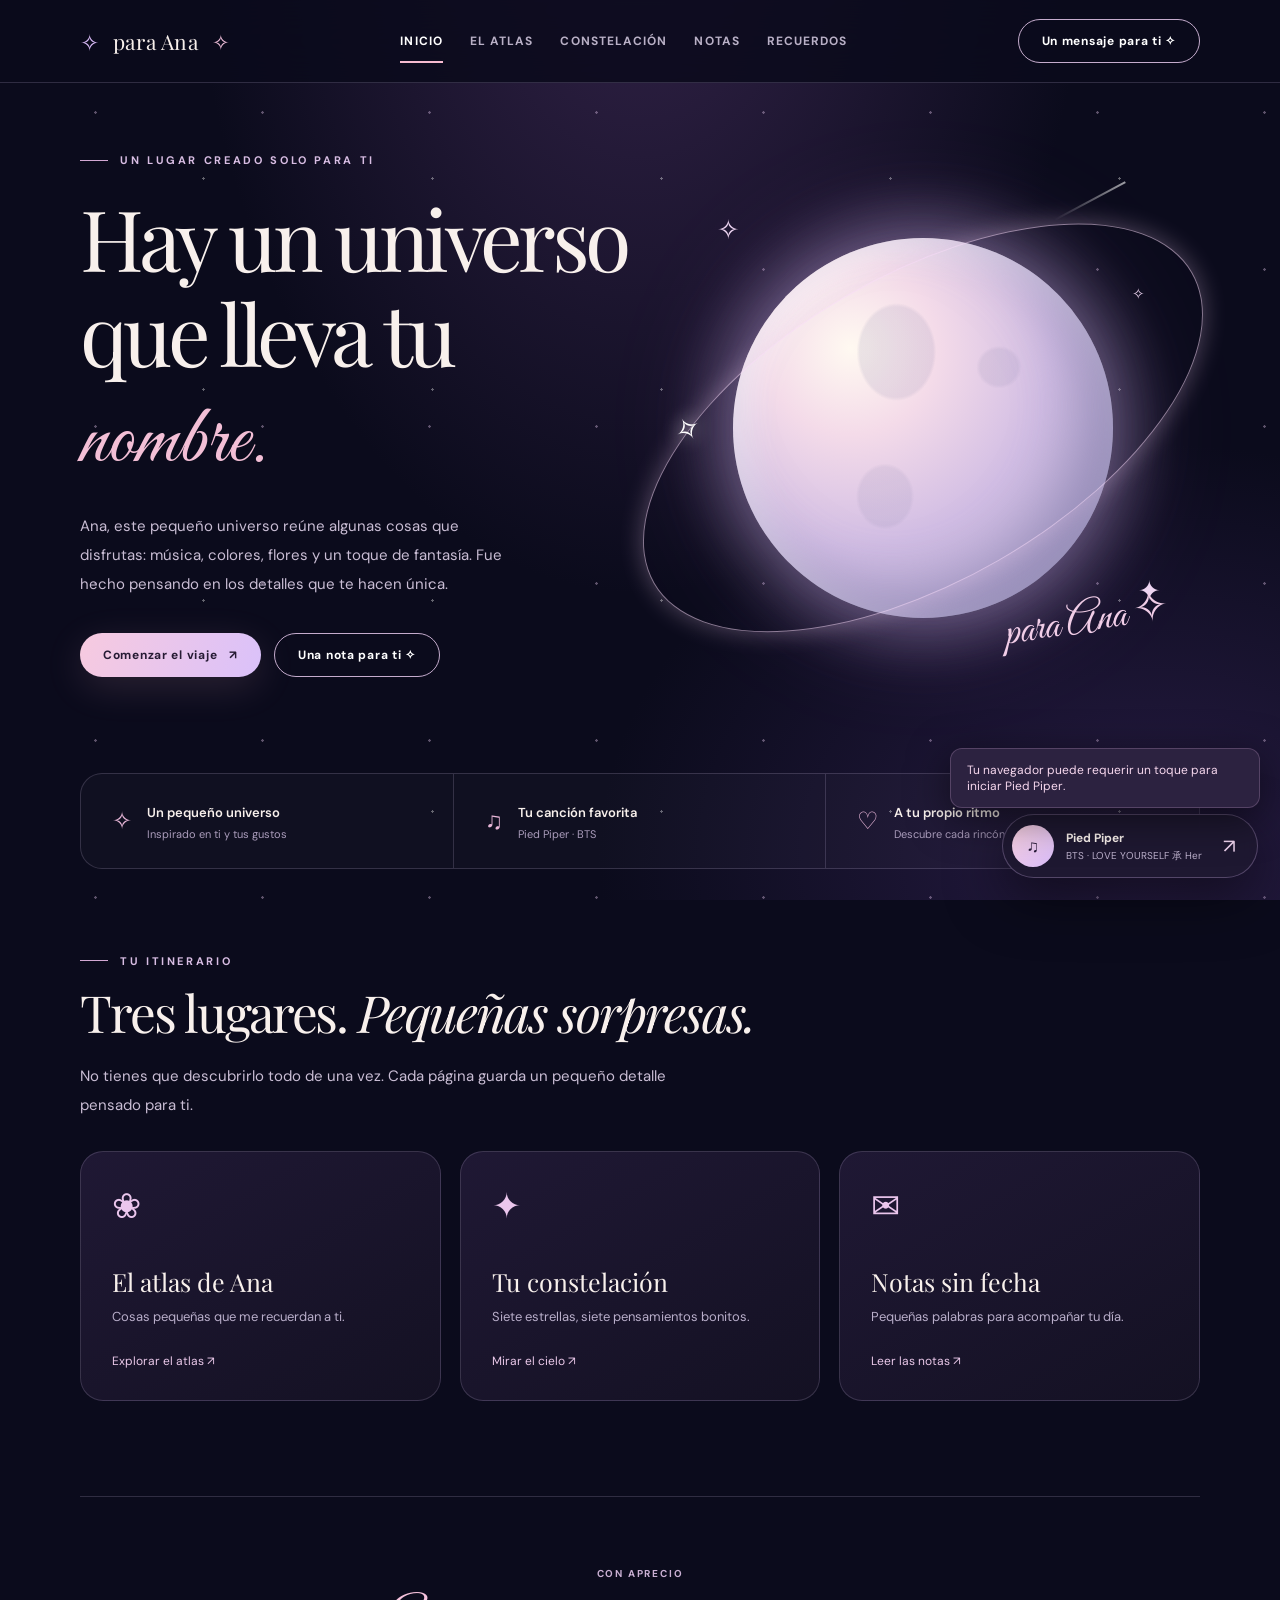
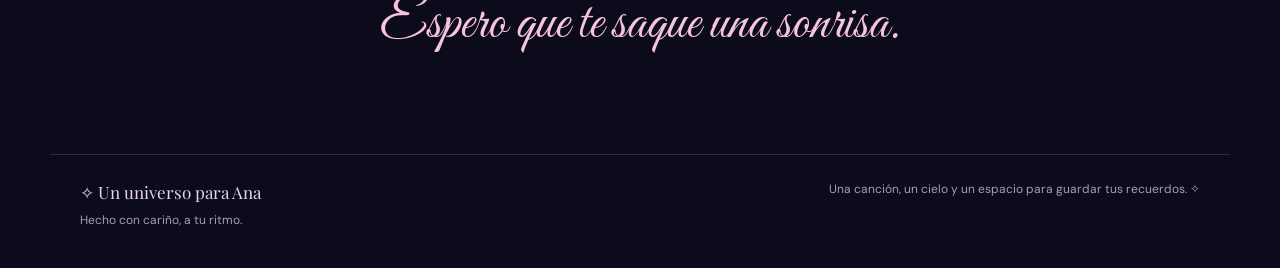
<file: index.html>
<!DOCTYPE html><html lang="es"><head><meta charset="UTF-8"><meta name="viewport" content="width=device-width,initial-scale=1"><meta name="theme-color" content="#0b0b1c"><meta name="description" content="Un pequeño universo creado con cariño para Ana."><title>Un universo para Ana ✧</title><link rel="stylesheet" href="assets/style.css"></head><body><div class="starfield"></div><header class="site-header"><div class="shellbar"><a class="brand" href="#inicio" aria-label="Volver al inicio"><span class="brand-mark">✧</span> para Ana <span style="color:#efbfda">✧</span></a><nav class="desktop-nav" aria-label="Navegación principal"><a href="#inicio" data-nav="inicio" class="nav-link">Inicio</a><a href="#atlas" data-nav="atlas" class="nav-link">El atlas</a><a href="#estrellas" data-nav="estrellas" class="nav-link">Constelación</a><a href="#notas" data-nav="notas" class="nav-link">Notas</a><a href="#recuerdos" data-nav="recuerdos" class="nav-link">Recuerdos</a></nav><a href="#carta" class="top-cta">Un mensaje para ti ✧</a><button class="menu-btn" id="menu-btn" aria-label="Abrir menú" aria-expanded="false">☰</button></div><nav class="mobile-nav" id="mobile-nav" aria-label="Navegación móvil"><a href="#inicio">Inicio</a><a href="#atlas">El atlas</a><a href="#estrellas">Constelación</a><a href="#notas">Notas</a><a href="#recuerdos">Recuerdos</a><a href="#carta">La carta</a></nav></header><main id="main"><iframe id="page-frame" class="viewport" title="Contenido del universo de Ana" src="pages/inicio.html" scrolling="no"></iframe></main><footer class="site-footer"><div><span class="footer-brand">✧ Un universo para Ana</span><div style="margin-top:9px">Hecho con cariño, a tu ritmo.</div></div><div>Una canción, un cielo y un espacio para guardar tus recuerdos. ✧</div></footer><div class="music-bar" role="group" aria-label="Música de fondo: Pied Piper de BTS"><button id="music-play" class="music-play" title="Reproducir o pausar Pied Piper" aria-label="Reproducir o pausar Pied Piper">♫</button><div class="music-copy"><strong>Pied Piper</strong><small>BTS · LOVE YOURSELF 承 Her</small></div><button id="music-toggle" class="music-toggle" aria-label="Mostrar reproductor">↗</button></div><div id="notice" class="notice" role="status">Tu navegador puede requerir un toque para iniciar Pied Piper.</div><div id="player-sheet" class="player-sheet" hidden><div class="player-head"><b>♫ Pied Piper — BTS</b><button id="close-sheet" aria-label="Cerrar reproductor">×</button></div><p>Pied Piper te acompaña mientras recorres este universo. Si no comienza automáticamente, pulsa el botón musical o reproduce desde SoundCloud.</p><iframe id="soundcloud-player" title="Pied Piper de BTS en SoundCloud" style="width:100%;height:166px;border:0;border-radius:12px" src="https://w.soundcloud.com/player/?url=https%3A%2F%2Fsoundcloud.com%2Fofficialbts%2Fbts-pied-piper-clear-version&amp;color=%23d8baf6&amp;auto_play=true&amp;hide_related=true&amp;show_comments=false&amp;show_user=true&amp;show_reposts=false&amp;show_teaser=false&amp;visual=false" allow="autoplay" loading="eager"></iframe><a href="https://soundcloud.com/officialbts/bts-pied-piper-clear-version" target="_blank" rel="noopener">Abrir Pied Piper en SoundCloud ↗</a></div><script src="https://w.soundcloud.com/player/api.js"></script><script src="assets/app.js"></script></body></html>
</file>
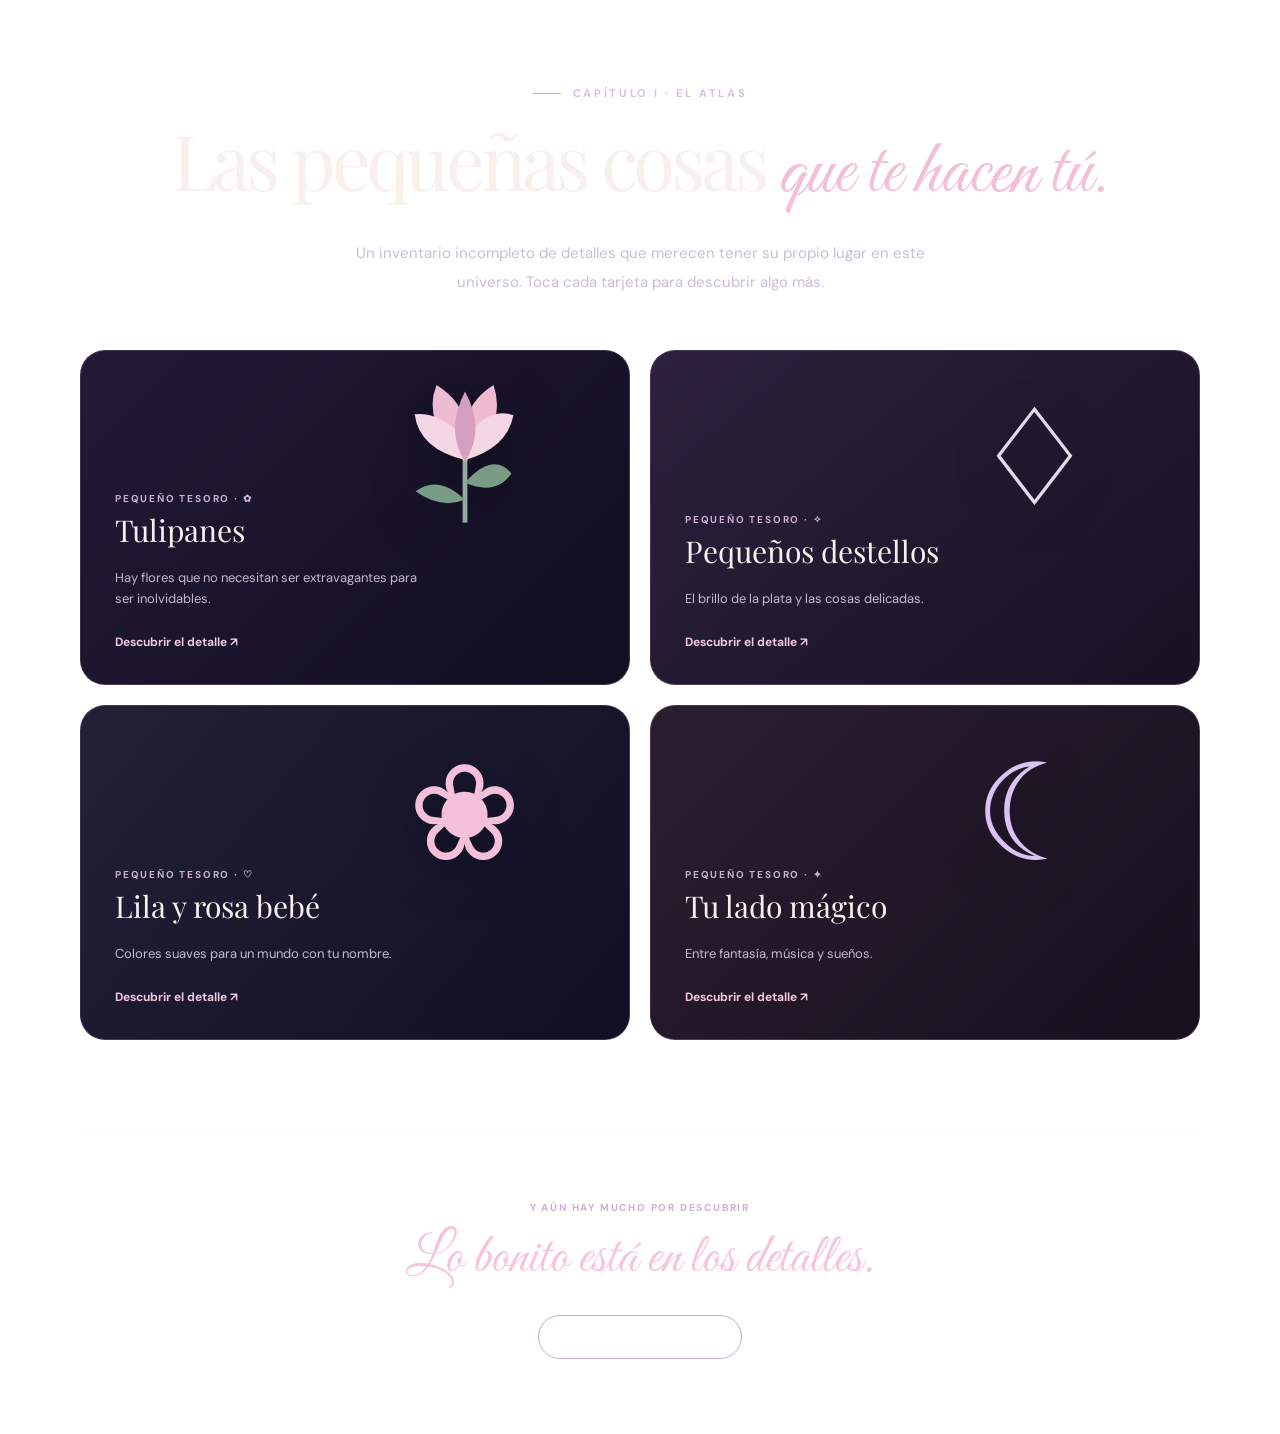
<file: pages/atlas.html>
<!DOCTYPE html><html lang="es"><head><meta charset="UTF-8"><meta name="viewport" content="width=device-width,initial-scale=1"><title>Atlas · Para Ana</title><link rel="stylesheet" href="../assets/style.css"></head><body class="inner-body"><div class="page reveal"><div class="intro-head"><div class="eyebrow">Capítulo I · El atlas</div><h1 class="display">Las pequeñas cosas <em>que te hacen tú.</em></h1><p class="desc">Un inventario incompleto de detalles que merecen tener su propio lugar en este universo. Toca cada tarjeta para descubrir algo más.</p></div><div class="atlas-grid"><article class="atlas-card"><div class="visual"><svg viewBox="0 0 200 200" aria-hidden="true"><path d="M100 167V95" stroke="#91a99f" stroke-width="5" fill="none"/><path d="M100 143Q72 116 48 134Q74 153 100 143M100 125Q129 92 149 115Q133 139 100 125" fill="#789c86"/><path d="M100 103Q54 62 70 22Q99 40 100 67Q103 39 130 22Q145 66 100 103" fill="#efbbd2"/><path d="M100 101Q52 90 47 53Q74 49 100 80Q124 44 151 54Q144 89 100 101" fill="#f5d6e4"/><path d="M100 103Q79 70 100 29Q122 69 100 103" fill="#d59fc0"/></svg></div><div class="smallcaps">Pequeño tesoro · ✿</div><h3>Tulipanes</h3><p>Hay flores que no necesitan ser extravagantes para ser inolvidables.</p><button type="button" data-title="Tulipanes" data-icon="✿" data-msg="Me contaste que te gustan los tulipanes. Desde entonces, cada vez que veo uno, pienso en cómo algo tan sencillo puede alegrar un día. Ojalá nunca te falten motivos para florecer." class="atlas-open">Descubrir el detalle ↗</button></article><article class="atlas-card"><div class="visual"><span style="font-size:135px;color:#e0dce8">♢</span></div><div class="smallcaps">Pequeño tesoro · ✧</div><h3>Pequeños destellos</h3><p>El brillo de la plata y las cosas delicadas.</p><button type="button" data-title="Pequeños destellos" data-icon="✧" data-msg="Si pudiera guardar un deseo en una joya plateada, sería este: que encuentres belleza incluso en los días grises y que nunca olvides cuánto vales." class="atlas-open">Descubrir el detalle ↗</button></article><article class="atlas-card"><div class="visual"><span style="font-size:135px;color:#f3bfda">❀</span></div><div class="smallcaps">Pequeño tesoro · ♡</div><h3>Lila y rosa bebé</h3><p>Colores suaves para un mundo con tu nombre.</p><button type="button" data-title="Lila y rosa bebé" data-icon="♡" data-msg="Imaginé este universo en lila y rosa porque son colores que te gustan. Me pareció bonito que, desde el primer instante, la página se sintiera un poquito tuya." class="atlas-open">Descubrir el detalle ↗</button></article><article class="atlas-card"><div class="visual"><span style="font-size:135px;color:#d8c3f5">☾</span></div><div class="smallcaps">Pequeño tesoro · ✦</div><h3>Tu lado mágico</h3><p>Entre fantasía, música y sueños.</p><button type="button" data-title="Tu lado mágico" data-icon="✦" data-msg="La fantasía, las horquillas y las canciones favoritas pueden inspirar mundos enteros. Por eso quise incluir cada una de esas cosas en este pequeño recorrido." class="atlas-open">Descubrir el detalle ↗</button></article></div><div class="closing-band"><p class="smallcaps">Y aún hay mucho por descubrir</p><h2>Lo bonito está en los detalles.</h2><div style="margin-top:22px"><a class="outline-btn" href="#" data-go="estrellas">Siguiente: las estrellas ↗</a></div></div></div><div id="modal" class="modal-overlay" role="dialog" aria-hidden="true" aria-modal="true" aria-label="Un detalle para Ana"><div class="modal"><button class="modal-close" aria-label="Cerrar">×</button><div class="modal-tag">Un pequeño detalle</div><div class="modal-icon">✦</div><h2 class="modal-title"></h2><p class="modal-text"></p></div></div><script src="../assets/page.js"></script><script>document.querySelectorAll(".atlas-open").forEach(b=>b.addEventListener("click",()=>openAnaModal(b.dataset.title,b.dataset.msg,b.dataset.icon)))</script></body></html>
</file>
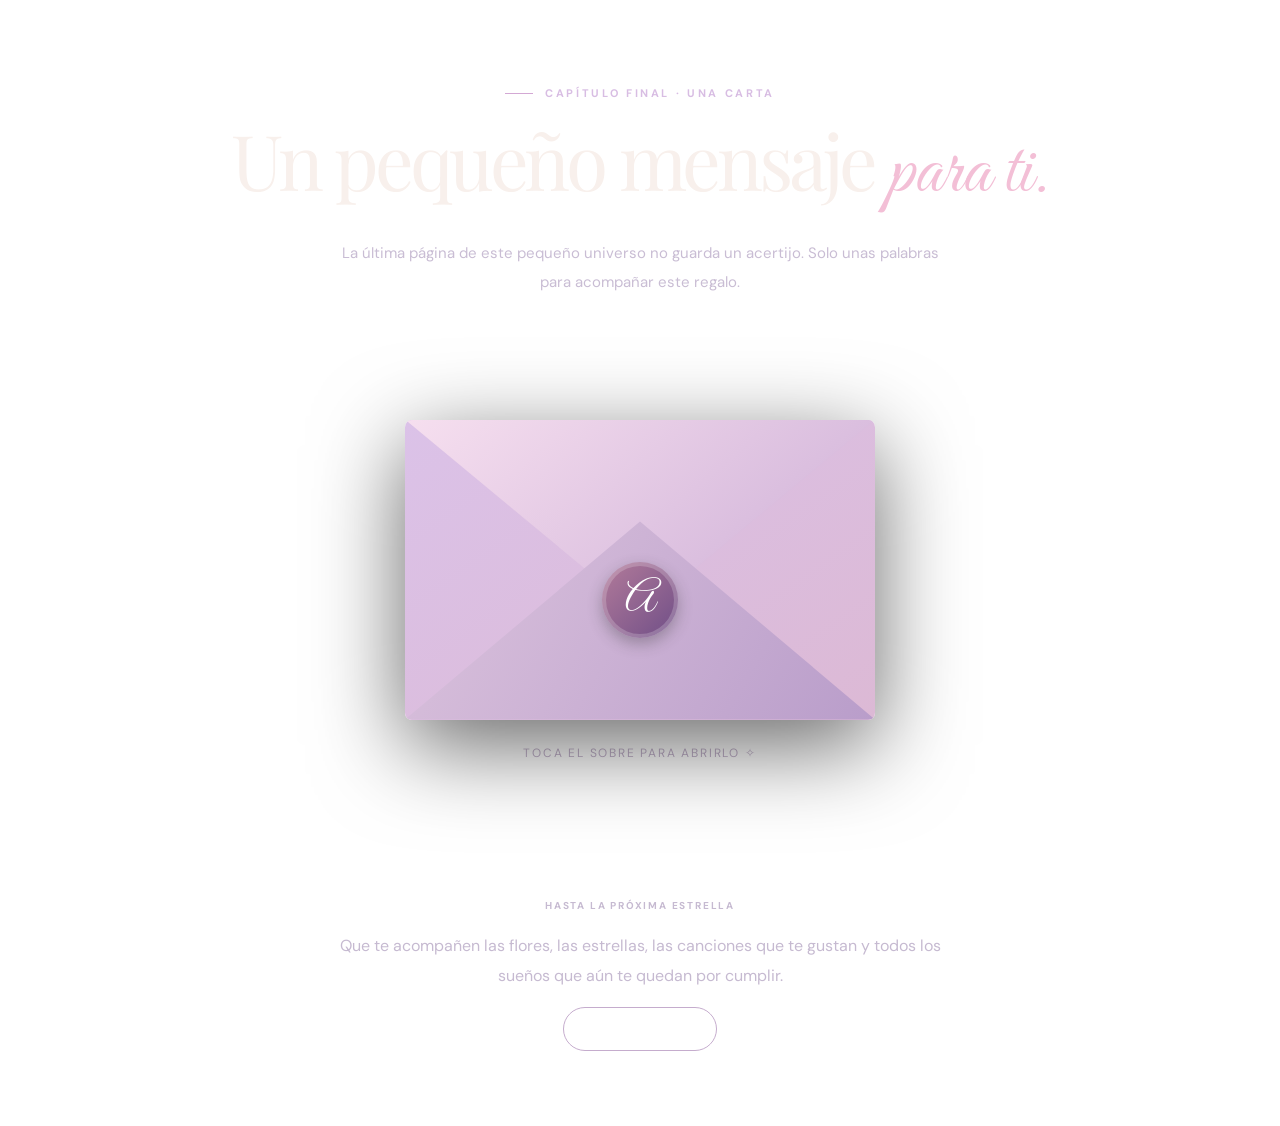
<file: pages/carta.html>
<!DOCTYPE html><html lang="es"><head><meta charset="UTF-8"><meta name="viewport" content="width=device-width,initial-scale=1"><title>Una carta · Para Ana</title><link rel="stylesheet" href="../assets/style.css"></head><body class="inner-body"><div class="page reveal"><div class="intro-head"><div class="eyebrow">Capítulo final · Una carta</div><h1 class="display">Un pequeño mensaje <em>para ti.</em></h1><p class="desc">La última página de este pequeño universo no guarda un acertijo. Solo unas palabras para acompañar este regalo.</p></div><section class="letter-scene"><button id="envelope" class="envelope" aria-label="Abrir carta para Ana"><span class="wax">A</span></button><p class="under-envelope" id="letter-hint">Toca el sobre para abrirlo ✧</p><article id="letter" class="letter-content"><h2>Querida Ana,</h2><p>Quería regalarte algo diferente, algo que no se quedara solamente en un objeto. Así nació este pequeño universo con tu nombre.</p><p>Elegí los tonos lila y rosa bebé, algunas estrellas, los tulipanes y esos detalles plateados que tanto te gustan. También reservé un lugar para BTS, Taehyung y, por supuesto, Pied Piper.</p><p>Tal vez una página web no pueda guardar todas las cosas bonitas del mundo, pero sí puede reunir algunas de las que te hacen sonreír. Ojalá encuentres aquí un ratito de calma, curiosidad y alegría.</p><p>Gracias por compartir tus gustos y por ser una persona tan auténtica. Te deseo muchos días llenos de música, aventuras, sueños cumplidos y pequeñas sorpresas.</p><p>Este universo es un detalle para ti. Puedes recorrerlo cuando quieras.</p><div class="signature">Con mucho aprecio ✧</div></article><button id="reclose" class="outline-btn" style="display:none" type="button">Volver a guardar la carta ✉</button></section><div class="final-note"><p class="smallcaps">Hasta la próxima estrella</p><p>Que te acompañen las flores, las estrellas, las canciones que te gustan y todos los sueños que aún te quedan por cumplir.</p><a href="#" data-go="inicio" class="outline-btn">Volver al inicio ↗</a></div></div><script src="../assets/page.js"></script><script>const e=document.getElementById("envelope"),l=document.getElementById("letter"),r=document.getElementById("reclose"),h=document.getElementById("letter-hint");e.addEventListener("click",()=>{e.style.display="none";h.style.display="none";l.classList.add("open");r.style.display="inline-flex";l.scrollIntoView({behavior:"smooth",block:"start"})});r.addEventListener("click",()=>{e.style.display="block";h.style.display="block";l.classList.remove("open");r.style.display="none";e.scrollIntoView({behavior:"smooth",block:"center"})});</script></body></html>
</file>
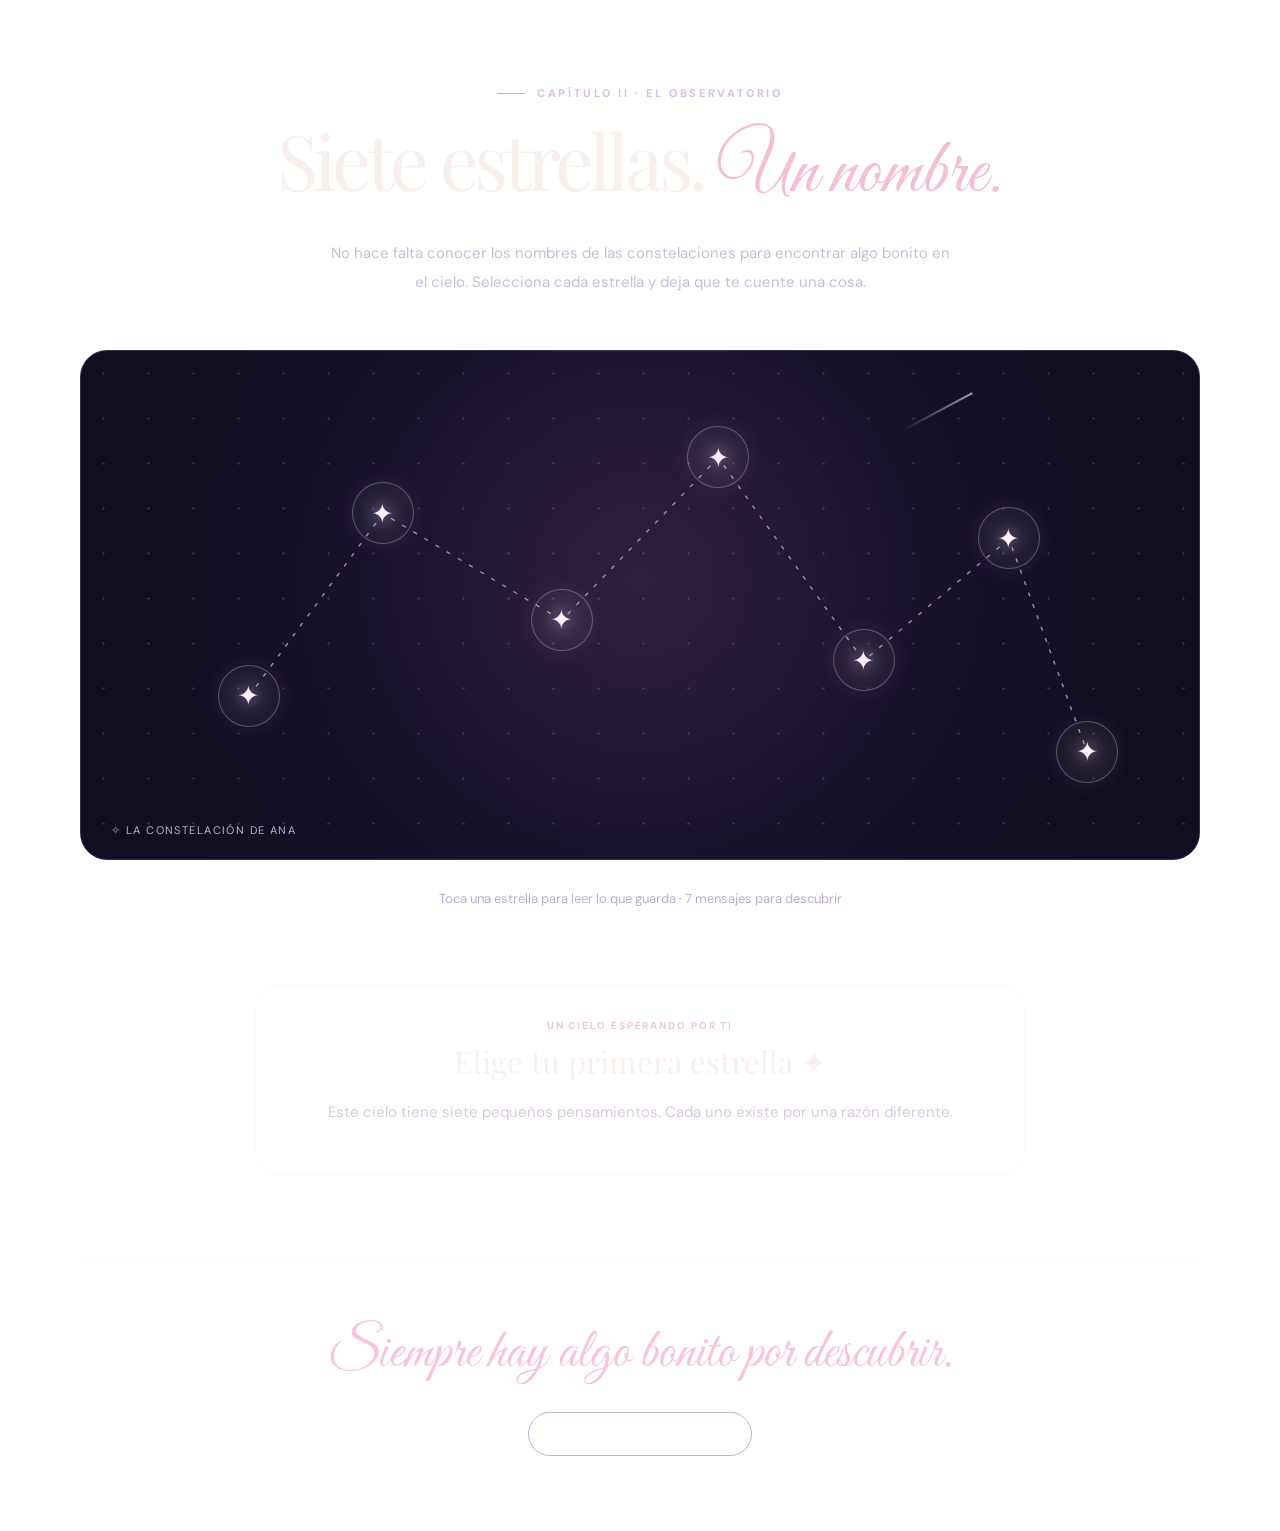
<file: pages/estrellas.html>
<!DOCTYPE html><html lang="es"><head><meta charset="UTF-8"><meta name="viewport" content="width=device-width,initial-scale=1"><title>Constelación · Para Ana</title><link rel="stylesheet" href="../assets/style.css"></head><body class="inner-body"><div class="page reveal"><div class="intro-head"><div class="eyebrow">Capítulo II · El observatorio</div><h1 class="display">Siete estrellas. <em>Un nombre.</em></h1><p class="desc">No hace falta conocer los nombres de las constelaciones para encontrar algo bonito en el cielo. Selecciona cada estrella y deja que te cuente una cosa.</p></div><div class="const-frame" aria-label="Constelación de siete estrellas interactivas"><svg class="const-lines" viewBox="0 0 1000 510" preserveAspectRatio="none" aria-hidden="true"><polyline points="150,346.79999999999995 270,163.2 430,270.29999999999995 570,107.1 700,311.09999999999997 830,188.7 900,402.9" fill="none" stroke="#ceb2e2" stroke-width="1.3" stroke-dasharray="4 8"/></svg><div class="shooting"></div><button class="star-btn" style="left:15%;top:68%" data-star="1" aria-label="Descubrir estrella 1">✦</button><button class="star-btn" style="left:27%;top:32%" data-star="2" aria-label="Descubrir estrella 2">✦</button><button class="star-btn" style="left:43%;top:53%" data-star="3" aria-label="Descubrir estrella 3">✦</button><button class="star-btn" style="left:57%;top:21%" data-star="4" aria-label="Descubrir estrella 4">✦</button><button class="star-btn" style="left:70%;top:61%" data-star="5" aria-label="Descubrir estrella 5">✦</button><button class="star-btn" style="left:83%;top:37%" data-star="6" aria-label="Descubrir estrella 6">✦</button><button class="star-btn" style="left:90%;top:79%" data-star="7" aria-label="Descubrir estrella 7">✦</button><div class="const-label">✧ La constelación de Ana</div></div><p class="const-hint">Toca una estrella para leer lo que guarda · 7 mensajes para descubrir</p><div id="star-letter" class="star-letter" aria-live="polite"><div class="star-counter">Un cielo esperando por ti</div><h2>Elige tu primera estrella ✦</h2><p>Este cielo tiene siete pequeños pensamientos. Cada uno existe por una razón diferente.</p></div><div class="closing-band"><h2>Siempre hay algo bonito por descubrir.</h2><div style="margin-top:24px"><a href="#" data-go="notas" class="outline-btn">Continuar hacia las notas ↗</a></div></div></div><script src="../assets/page.js"></script><script>const messages=[{"title": "Tu forma de ser", "text": "Que tu manera de ser siga encontrando espacios donde brillar con libertad."}, {"title": "Tus gustos", "text": "Tulipanes, fantasía, colores suaves y canciones: un universo de pequeños detalles que te representan."}, {"title": "Una sonrisa", "text": "Ojalá nunca te falten motivos para sonreír, incluso en los días más comunes."}, {"title": "La estrella violeta", "text": "Una estrella para Taehyung, BTS y Pied Piper. Porque una canción favorita siempre merece un rincón especial."}, {"title": "Tus proyectos", "text": "Que todos esos planes que guardas para el futuro encuentren su momento de hacerse realidad."}, {"title": "Pequeñas alegrías", "text": "Que siempre encuentres belleza en los detalles: una flor, una melodía o una tarde tranquila."}, {"title": "Para Ana", "text": "Esta constelación tiene tu nombre para recordarte que mereces momentos bonitos y sueños enormes."}];document.querySelectorAll("[data-star]").forEach(b=>b.addEventListener("click",()=>{const i=Number(b.dataset.star)-1;document.querySelectorAll("[data-star]").forEach(x=>x.classList.remove("chosen"));b.classList.add("chosen");const e=document.getElementById("star-letter");e.innerHTML="";const s=document.createElement("div");s.className="star-counter";s.textContent="Estrella "+(i+1)+" de siete";const h=document.createElement("h2");h.textContent=messages[i].title;const p=document.createElement("p");p.textContent=messages[i].text;e.append(s,h,p);e.scrollIntoView({behavior:"smooth",block:"nearest"})}));</script></body></html>
</file>
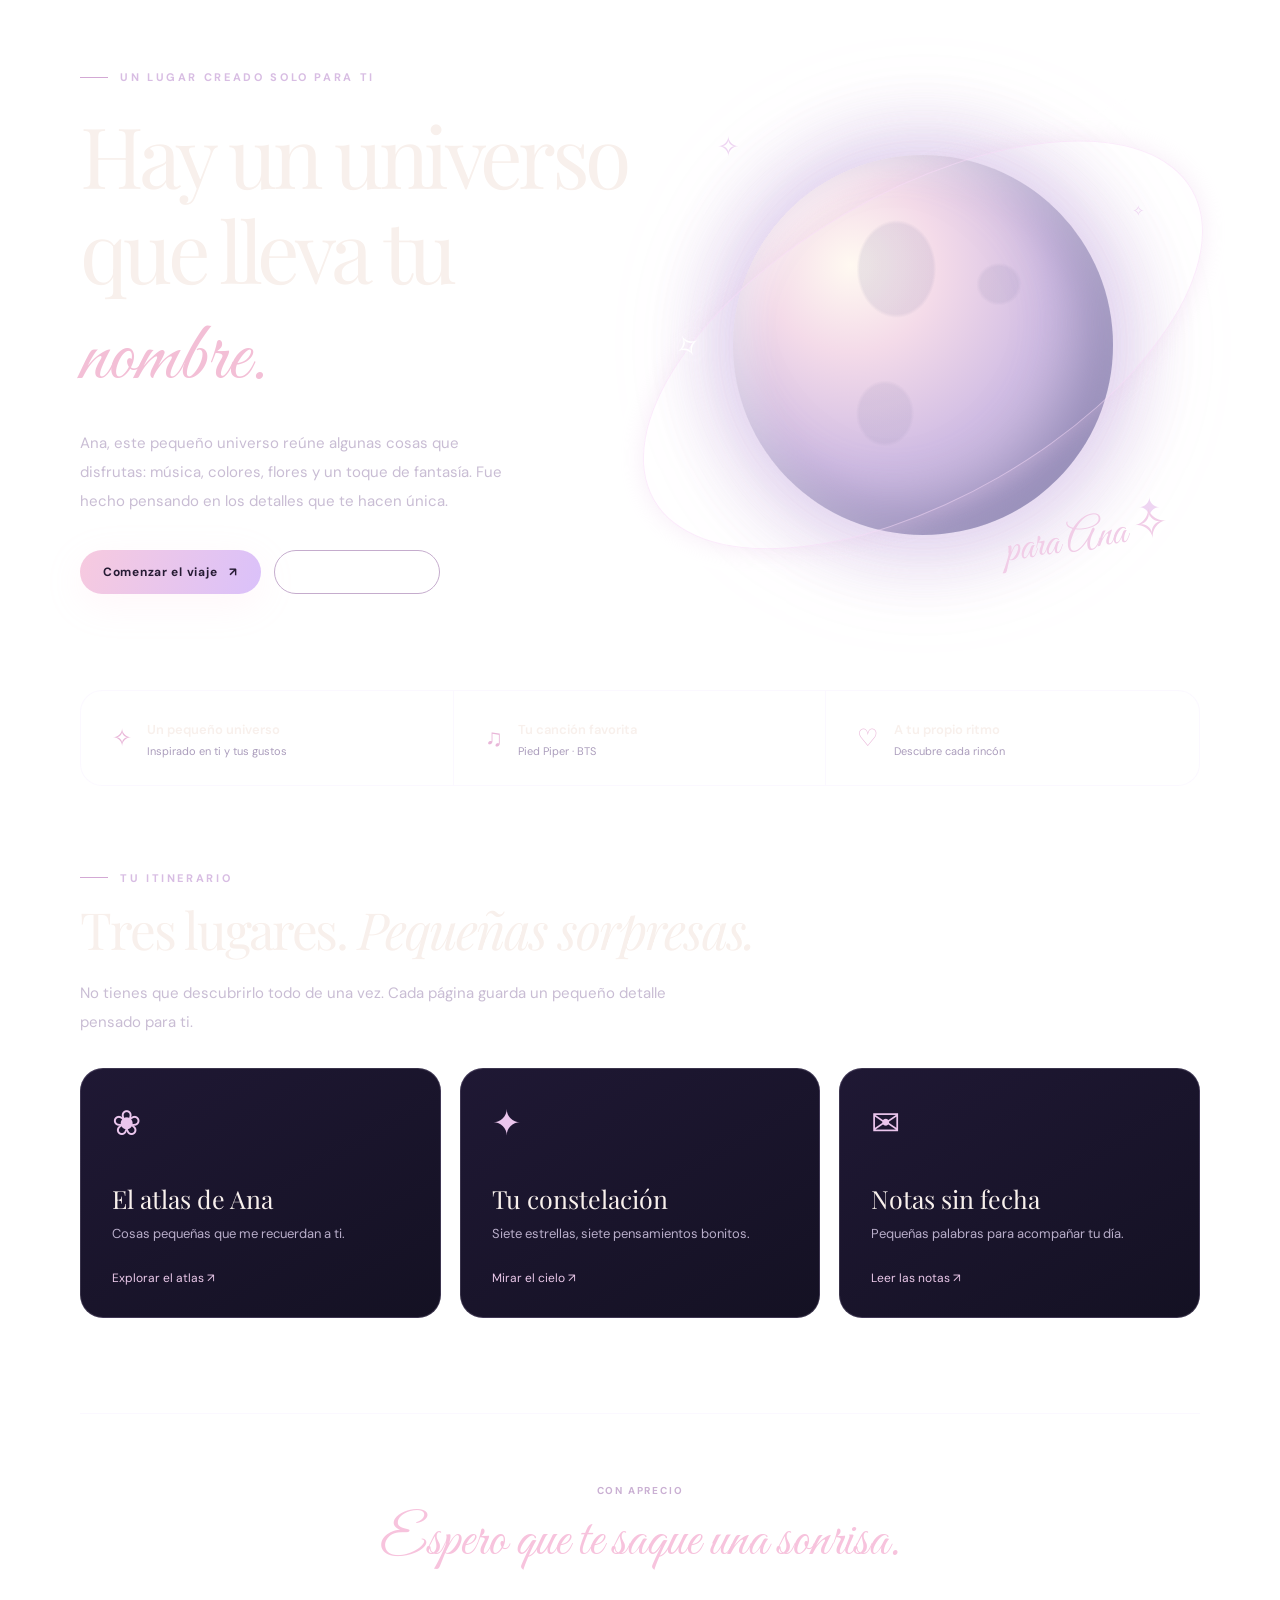
<file: pages/inicio.html>
<!DOCTYPE html><html lang="es"><head><meta charset="UTF-8"><meta name="viewport" content="width=device-width,initial-scale=1"><title>Inicio · Para Ana</title><link rel="stylesheet" href="../assets/style.css"></head><body class="inner-body"><div class="page reveal"><section class="hero"><div class="hero-left"><div class="eyebrow">Un lugar creado solo para ti</div><h1 class="display">Hay un universo<br>que lleva tu <em>nombre.</em></h1><p class="desc">Ana, este pequeño universo reúne algunas cosas que disfrutas: música, colores, flores y un toque de fantasía. Fue hecho pensando en los detalles que te hacen única.</p><div class="btn-row"><a href="#" data-go="atlas" class="solid-btn">Comenzar el viaje <span>↗</span></a><a href="#" data-go="carta" class="outline-btn">Una nota para ti ✧</a></div></div><div class="hero-art" aria-label="Una luna plateada rodeada por un anillo de estrellas"><div class="moon-glow"></div><div class="orbit"></div><div class="moon"></div><span class="art-cross one">✧</span><span class="art-cross two">✦</span><span class="art-cross three">✧</span><div class="shooting"></div><div class="planet-caption">para Ana ✧</div></div></section><section class="intro-ribbon" aria-label="Detalles de esta experiencia"><div class="ribbon-item"><span>✧</span><div><strong>Un pequeño universo</strong><p>Inspirado en ti y tus gustos</p></div></div><div class="ribbon-item"><span>♫</span><div><strong>Tu canción favorita</strong><p>Pied Piper · BTS</p></div></div><div class="ribbon-item"><span>♡</span><div><strong>A tu propio ritmo</strong><p>Descubre cada rincón</p></div></div></section><section><div class="eyebrow">Tu itinerario</div><h2 class="section-title">Tres lugares. <em>Pequeñas sorpresas.</em></h2><p class="desc" style="max-width:650px;margin-bottom:30px">No tienes que descubrirlo todo de una vez. Cada página guarda un pequeño detalle pensado para ti.</p><div class="guide-grid"><a class="guide-card" href="#" data-go="atlas"><div class="guide-ico">❀</div><h3>El atlas de Ana</h3><p>Cosas pequeñas que me recuerdan a ti.</p><div class="more">Explorar el atlas ↗</div></a><a class="guide-card" href="#" data-go="estrellas"><div class="guide-ico">✦</div><h3>Tu constelación</h3><p>Siete estrellas, siete pensamientos bonitos.</p><div class="more">Mirar el cielo ↗</div></a><a class="guide-card" href="#" data-go="notas"><div class="guide-ico">✉</div><h3>Notas sin fecha</h3><p>Pequeñas palabras para acompañar tu día.</p><div class="more">Leer las notas ↗</div></a></div></section><div class="closing-band"><p class="smallcaps">Con aprecio</p><h2>Espero que te saque una sonrisa.</h2></div></div><script src="../assets/page.js"></script></body></html>
</file>
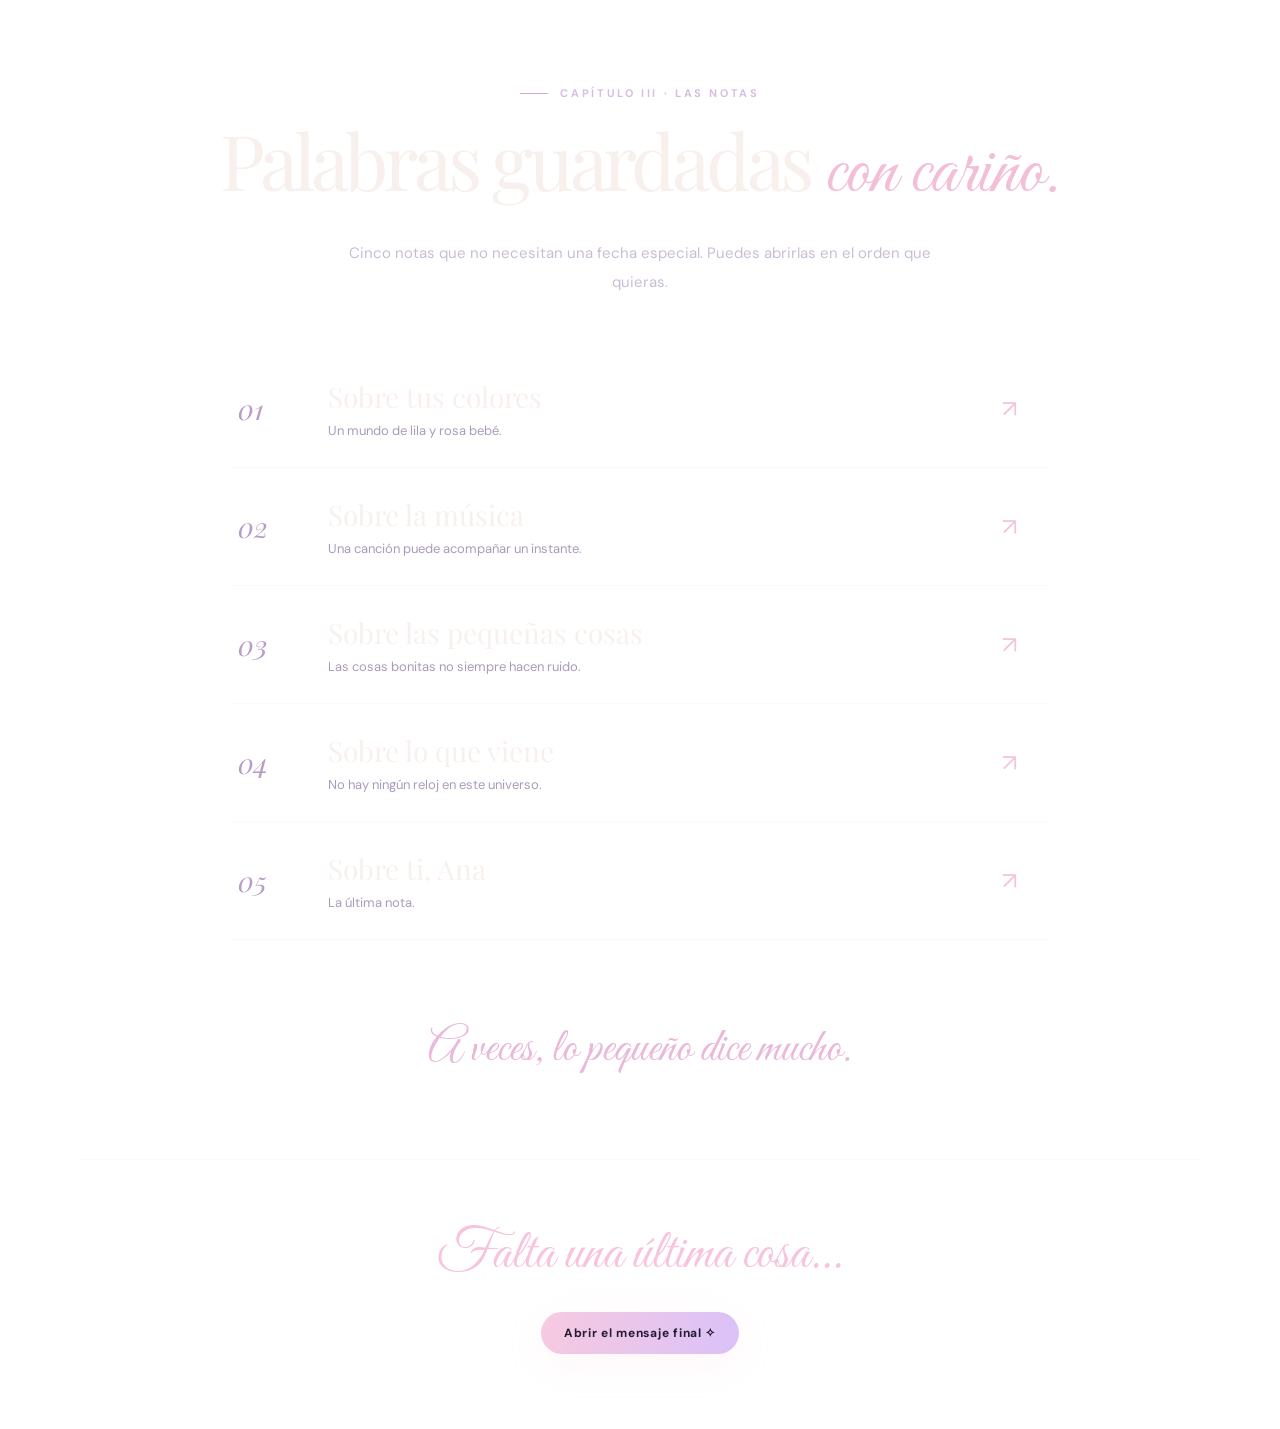
<file: pages/notas.html>
<!DOCTYPE html><html lang="es"><head><meta charset="UTF-8"><meta name="viewport" content="width=device-width,initial-scale=1"><title>Notas · Para Ana</title><link rel="stylesheet" href="../assets/style.css"></head><body class="inner-body"><div class="page reveal"><div class="intro-head"><div class="eyebrow">Capítulo III · Las notas</div><h1 class="display">Palabras guardadas <em>con cariño.</em></h1><p class="desc">Cinco notas que no necesitan una fecha especial. Puedes abrirlas en el orden que quieras.</p></div><div class="notes-list"><button class="note" type="button" data-note="0"><div class="note-number">01</div><div><h3>Sobre tus colores</h3><p>Un mundo de lila y rosa bebé.</p></div><div class="note-arrow">↗</div></button><button class="note" type="button" data-note="1"><div class="note-number">02</div><div><h3>Sobre la música</h3><p>Una canción puede acompañar un instante.</p></div><div class="note-arrow">↗</div></button><button class="note" type="button" data-note="2"><div class="note-number">03</div><div><h3>Sobre las pequeñas cosas</h3><p>Las cosas bonitas no siempre hacen ruido.</p></div><div class="note-arrow">↗</div></button><button class="note" type="button" data-note="3"><div class="note-number">04</div><div><h3>Sobre lo que viene</h3><p>No hay ningún reloj en este universo.</p></div><div class="note-arrow">↗</div></button><button class="note" type="button" data-note="4"><div class="note-number">05</div><div><h3>Sobre ti, Ana</h3><p>La última nota.</p></div><div class="note-arrow">↗</div></button></div><div class="notes-outro">A veces, lo pequeño dice mucho.</div><div class="closing-band"><h2>Falta una última cosa...</h2><div style="margin-top:23px"><a href="#" data-go="carta" class="solid-btn">Abrir el mensaje final ✧</a></div></div></div><div id="modal" class="modal-overlay" role="dialog" aria-hidden="true" aria-modal="true" aria-label="Un detalle para Ana"><div class="modal"><button class="modal-close" aria-label="Cerrar">×</button><div class="modal-tag">Un pequeño detalle</div><div class="modal-icon">✦</div><h2 class="modal-title"></h2><p class="modal-text"></p></div></div><script src="../assets/page.js"></script><script>const notes=[["Sobre tus colores", "Un mundo de lila y rosa bebé.", "Pensé en los tonos que te gustan para que cada pantalla tenga un poquito de tu estilo: lila suave, rosa bebé y destellos plateados."], ["Sobre la música", "Una canción puede acompañar un instante.", "Pied Piper de BTS tiene su lugar en esta página porque sé que es tu canción favorita. Ojalá este pequeño recorrido tenga una banda sonora tan especial como tus canciones preferidas."], ["Sobre los detalles", "Las cosas bonitas no siempre hacen ruido.", "Un tulipán, un accesorio plateado o una horquilla delicada pueden hacer especial un día cualquiera. Por eso los reuní aquí."], ["Sobre lo que viene", "Un universo con puertas abiertas.", "Que te esperen historias fantásticas, nuevas canciones y experiencias que valga la pena recordar."], ["Sobre ti, Ana", "Una última nota.", "Esta página está hecha con atención a tus gustos y con el deseo de regalarte una sonrisa. Espero que la disfrutes y la sientas un poquito tuya."]];document.querySelectorAll("[data-note]").forEach(b=>b.addEventListener("click",()=>{const x=notes[+b.dataset.note];openAnaModal(x[0],x[2],"✉")}))</script></body></html>
</file>
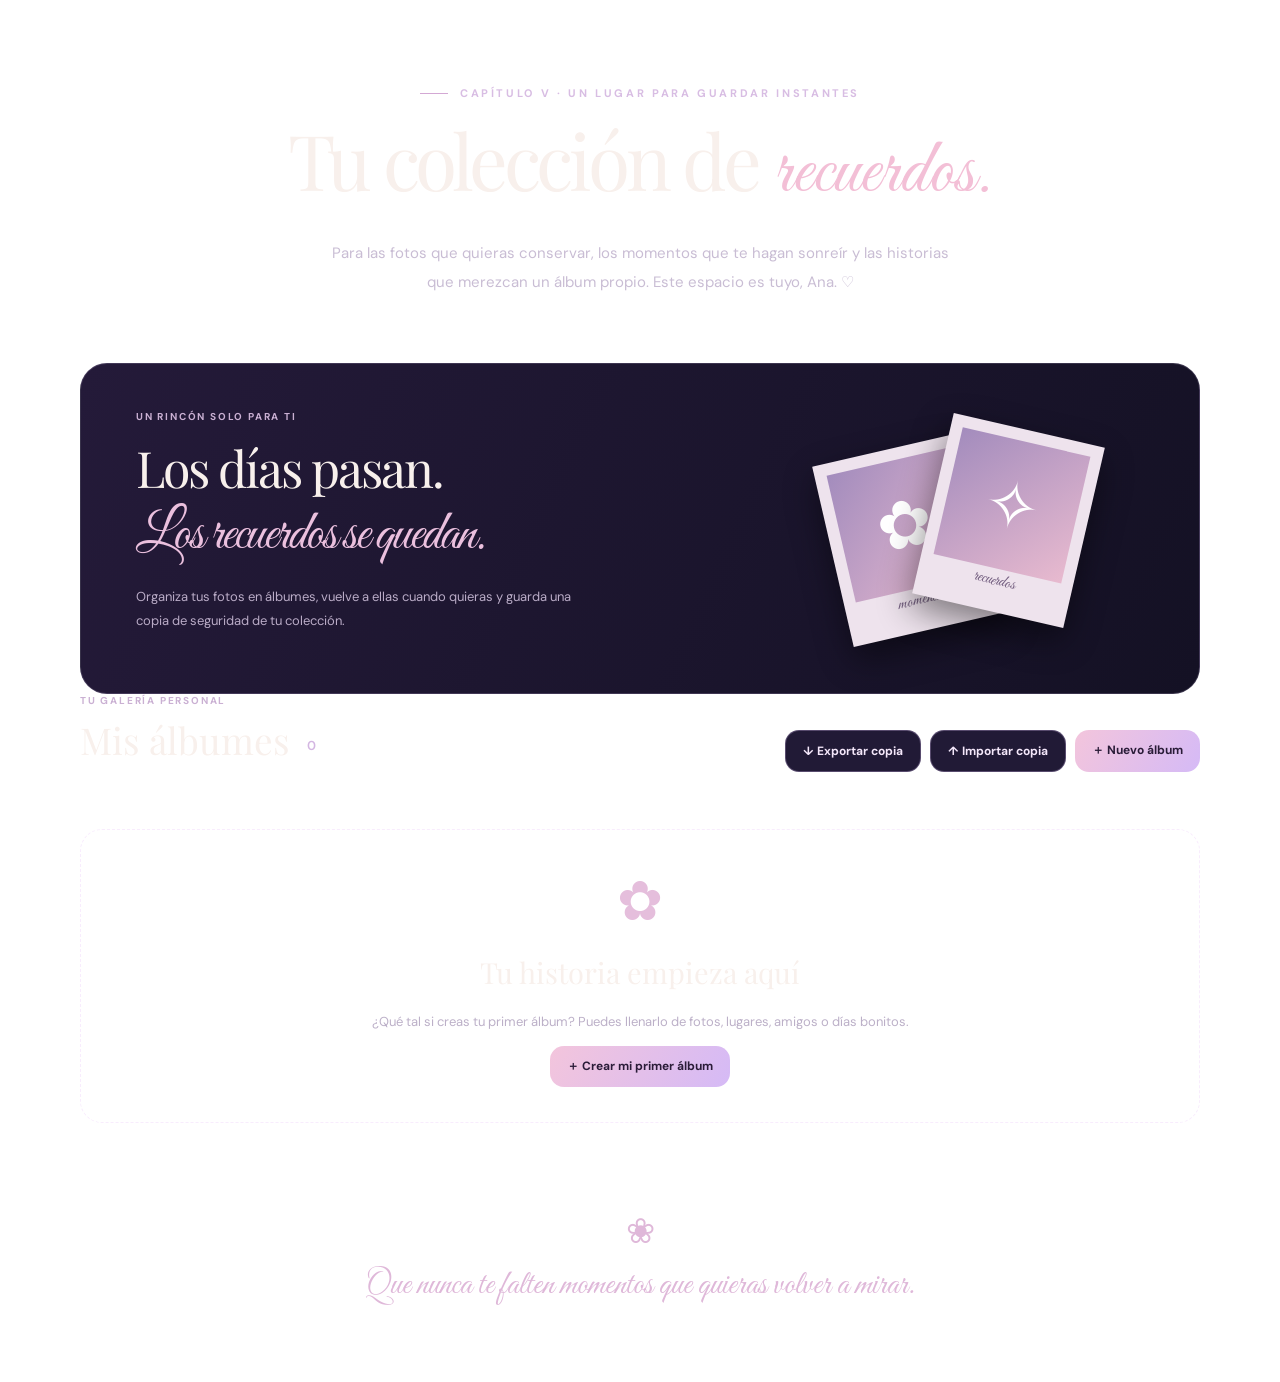
<file: pages/recuerdos.html>
<!DOCTYPE html><html lang="es"><head><meta charset="UTF-8"><meta name="viewport" content="width=device-width,initial-scale=1"><title>Recuerdos · Para Ana</title><link rel="stylesheet" href="../assets/style.css"></head><body class="inner-body">
<div class="page reveal" id="memories-app">
<header class="intro-head memories-head"><div class="eyebrow">Capítulo V · Un lugar para guardar instantes</div><h1 class="display">Tu colección de <em>recuerdos.</em></h1><p class="desc">Para las fotos que quieras conservar, los momentos que te hagan sonreír y las historias que merezcan un álbum propio. Este espacio es tuyo, Ana. ♡</p></header>
<section class="mem-intro"><div><div class="smallcaps">Un rincón solo para ti</div><h2>Los días pasan.<br><em>Los recuerdos se quedan.</em></h2><p>Organiza tus fotos en álbumes, vuelve a ellas cuando quieras y guarda una copia de seguridad de tu colección.</p></div><div class="mem-polaroids" aria-hidden="true"><div class="polaroid one"><span>✿</span><small>momentos</small></div><div class="polaroid two"><span>✧</span><small>recuerdos</small></div></div></section>
<div class="mem-toolbar"><div class="mem-heading"><div class="smallcaps">Tu galería personal</div><h2>Mis álbumes <span id="album-count" aria-live="polite">0</span></h2></div><div class="mem-actions"><button class="mem-button ghost" id="export-btn" type="button">↓ Exportar copia</button><button class="mem-button ghost" id="import-btn" type="button">↑ Importar copia</button><button class="mem-button primary" id="new-album-btn" type="button">＋ Nuevo álbum</button></div></div>
<div class="mem-feedback" id="mem-feedback" role="status" aria-live="polite"></div>
<div class="albums-grid" id="albums-grid"><div class="mem-loading">Abriendo tus recuerdos…</div></div>
<section id="album-view" class="album-view" hidden><div class="album-back-row"><button class="mem-button ghost" id="back-btn" type="button">← Mis álbumes</button><div class="album-head-actions"><button class="mem-button ghost" id="rename-album-btn" type="button">✎ Renombrar</button><button class="mem-button danger" id="delete-album-btn" type="button">Eliminar álbum</button></div></div><div class="album-title-row"><div><div class="smallcaps">Un capítulo de tu historia</div><h2 id="active-album-title"></h2><p id="active-album-description"></p></div><label class="mem-button primary upload-label" for="photo-input">＋ Añadir fotos</label></div><div id="dropzone" class="dropzone" tabindex="0" role="button" aria-label="Subir fotografías"><span class="dropzone-icon">✧</span><strong>Arrastra tus fotos aquí</strong><span>o toca para elegir imágenes desde tu dispositivo</span><small>JPG, PNG, WEBP y GIF · Se optimizan para ahorrar espacio</small></div><div id="photo-count" class="photo-count"></div><div id="photo-grid" class="photo-grid"></div></section>
<div class="mem-end"><span>❀</span><p>Que nunca te falten momentos que quieras volver a mirar.</p></div>
</div>
<input id="photo-input" type="file" accept="image/jpeg,image/png,image/webp,image/gif" multiple hidden><input id="backup-input" type="file" accept="application/json,.json" hidden>
<div class="memory-modal" id="album-modal" role="dialog" aria-modal="true" aria-labelledby="album-modal-title" hidden><div class="memory-dialog"><button type="button" class="mem-x" id="close-album-modal" aria-label="Cerrar">×</button><div class="smallcaps">Un nuevo rincón</div><h2 id="album-modal-title">Crear álbum</h2><form id="album-form"><label for="album-name">Nombre del álbum</label><input id="album-name" maxlength="55" required placeholder="Ej. Días bonitos" autocomplete="off"><label for="album-desc">Una pequeña descripción (opcional)</label><textarea id="album-desc" maxlength="150" rows="3" placeholder="Una colección de momentos especiales…"></textarea><button class="mem-button primary full" type="submit" id="save-album-btn">Guardar álbum</button></form></div></div>
<div class="memory-modal" id="photo-modal" role="dialog" aria-modal="true" aria-label="Ver fotografía" hidden><div class="memory-dialog lightbox-dialog"><button type="button" class="mem-x" id="close-photo-modal" aria-label="Cerrar">×</button><img id="lightbox-image" alt="Fotografía del álbum"><label for="photo-caption">Nota de este recuerdo</label><textarea id="photo-caption" rows="2" maxlength="220" placeholder="Algo que quieras recordar de esta foto…"></textarea><div class="lightbox-actions"><button type="button" class="mem-button ghost" id="save-caption-btn">Guardar nota</button><button type="button" class="mem-button danger" id="delete-photo-btn">Eliminar foto</button></div></div></div>
<script src="../assets/page.js"></script><script src="../assets/memories.js"></script></body></html>
</file>
<file: assets/style.css>
@import url('https://fonts.googleapis.com/css2?family=DM+Sans:wght@400;500;600;700&family=Great+Vibes&family=Playfair+Display:wght@400;500;600;700&display=swap');
:root{--bg:#0b0b1c;--bg2:#16132c;--cream:#f8f0ec;--muted:#b8adca;--lilac:#d8baf6;--pink:#f7bbd1;--silver:#dde4ee;--line:rgba(232,211,255,.17);--max:1180px}*{box-sizing:border-box}html{scroll-behavior:smooth}body{margin:0;background:var(--bg);color:var(--cream);font-family:'DM Sans',Arial,sans-serif}body:before{content:'';position:fixed;inset:0;z-index:-2;pointer-events:none;background:radial-gradient(ellipse at 50% -16%,#35244b 0,transparent 50%),radial-gradient(ellipse at 90% 95%,#261b42 0,transparent 34%),#0b0b1c}a{color:inherit;text-decoration:none}button{font:inherit;cursor:pointer}button:focus-visible,a:focus-visible{outline:2px solid var(--pink);outline-offset:4px}::selection{background:#ab80cb;color:#fff}.site-header{height:83px;position:sticky;top:0;z-index:30;background:rgba(11,11,28,.87);backdrop-filter:blur(22px);border-bottom:1px solid var(--line)}.shellbar{max-width:var(--max);padding:0 30px;margin:auto;height:100%;display:flex;align-items:center;justify-content:space-between;gap:28px}.brand{display:flex;align-items:center;gap:13px;font-family:'Playfair Display',serif;font-size:21px;letter-spacing:.03em;white-space:nowrap}.brand-mark{font-size:23px;color:var(--lilac)}.desktop-nav{display:flex;gap:27px;align-items:center}.nav-link{font-size:12px;font-weight:700;letter-spacing:.09em;text-transform:uppercase;color:#b9b0c6;position:relative;transition:color .3s}.nav-link:hover,.nav-link.active{color:#fff}.nav-link.active:after{content:'';position:absolute;left:0;right:0;bottom:-14px;height:2px;background:var(--pink)}.top-cta,.solid-btn,.outline-btn{border-radius:100px;padding:13px 23px;font-size:12px;font-weight:700;letter-spacing:.06em;border:1px solid #c5accd;background:transparent;color:#fff;display:inline-flex;align-items:center;justify-content:center;gap:12px;transition:.25s}.top-cta:hover,.outline-btn:hover{background:rgba(244,217,255,.12);transform:translateY(-2px)}.solid-btn{color:#261b34;background:linear-gradient(110deg,#f7cadf,#dac1fa);border:0;box-shadow:0 10px 38px #ffbbd122}.solid-btn:hover{filter:brightness(1.1);transform:translateY(-2px)}.menu-btn{display:none;border:1px solid var(--line);background:#221b34;color:white;border-radius:12px;padding:11px}.mobile-nav{display:none}.loading{display:none}.viewport{width:100%;display:block;border:0;min-height:600px;vertical-align:top}.site-footer{max-width:var(--max);margin:auto;padding:26px 30px 40px;border-top:1px solid var(--line);display:flex;justify-content:space-between;gap:20px;color:#aa9bbb;font-size:12px}.footer-brand{color:#e8d2f8;font-family:'Playfair Display',serif;font-size:17px}.music-bar{position:fixed;right:22px;bottom:22px;z-index:40;display:flex;align-items:center;gap:12px;background:rgba(31,24,49,.96);border:1px solid rgba(220,190,245,.28);border-radius:100px;padding:9px 12px 9px 9px;box-shadow:0 18px 55px #0008;backdrop-filter:blur(20px);max-width:calc(100vw - 30px)}.music-play{border:0;width:42px;height:42px;border-radius:50%;background:linear-gradient(135deg,#fad1e1,#d7bbf8);color:#281b39;font-size:17px}.music-copy{display:flex;flex-direction:column;gap:3px;min-width:125px}.music-copy strong{font-size:12px;white-space:nowrap}.music-copy small{font-size:10px;color:#bdb1cc}.music-toggle{border:0;background:transparent;color:#f0d5ef;padding:9px;font-size:20px}.soundcloud-iframe{position:absolute;bottom:0;left:0;width:1px;height:1px;opacity:.001;pointer-events:none}.notice{display:none;position:fixed;z-index:45;right:20px;bottom:92px;background:#2c2240;color:#f7d8ee;padding:13px 16px;border:1px solid #a984ad55;border-radius:12px;max-width:310px;font-size:12px;box-shadow:0 10px 40px #0008}.notice.show{display:block}.starfield{position:fixed;inset:0;pointer-events:none;z-index:-1;background-image:radial-gradient(circle,#f2d2fa 1px,transparent 1.5px),radial-gradient(circle,#ffffff 1px,transparent 1.4px);background-size:167px 157px,229px 211px;background-position:12px 34px,89px 73px;opacity:.36}.eyebrow{display:flex;align-items:center;gap:12px;color:#d8bde3;text-transform:uppercase;font-size:11px;font-weight:700;letter-spacing:.24em}.eyebrow:before{content:'';width:28px;height:1px;background:#d3a8d4}.display{font-family:'Playfair Display',Georgia,serif;font-weight:400;letter-spacing:-.055em;line-height:1.12}.display em{font-family:'Great Vibes',cursive;font-weight:400;letter-spacing:0;color:#f3bfd6;font-style:normal}.desc{color:#c9bdd4;font-size:15px;line-height:1.95}.smallcaps{text-transform:uppercase;letter-spacing:.18em;font-size:10px;font-weight:700;color:#cab0d3}.page{max-width:var(--max);margin:auto;padding:0 30px}.section-title{font-family:'Playfair Display',serif;font-weight:400;font-size:clamp(35px,4vw,57px);line-height:1.2;letter-spacing:-.04em;margin:14px 0 19px}.section-center{text-align:center}.section-center .eyebrow{justify-content:center}.spacer-90{height:90px}.inner-body{overflow:hidden;background:transparent}.inner-body:before{display:none}.intro-head{padding:86px 0 52px;text-align:center}.intro-head .eyebrow{justify-content:center}.intro-head h1{font-size:clamp(47px,6vw,82px);margin:16px auto 22px}.intro-head .desc{max-width:630px;margin:auto}.line-bottom{border-bottom:1px solid var(--line)}.reveal{animation:rise .7s both}@keyframes rise{from{opacity:0;transform:translateY(20px)}to{opacity:1;transform:translateY(0)}}
/* HOME */.hero{min-height:680px;display:grid;grid-template-columns:1fr 1fr;align-items:center;gap:10px;position:relative}.hero-left{padding:70px 0 96px;position:relative;z-index:2}.hero h1{font-size:clamp(58px,6.6vw,99px);margin:23px 0 22px}.hero .desc{max-width:435px}.btn-row{display:flex;gap:13px;flex-wrap:wrap;margin-top:33px}.hero-art{position:relative;min-height:600px;display:flex;justify-content:center;align-items:center;isolation:isolate}.moon-glow{width:440px;height:440px;border-radius:50%;background:radial-gradient(circle,#f9e8fa 0%,#d7c1f5 43%,#926da9 66%,transparent 69%);position:absolute;filter:blur(35px);opacity:.29;animation:breathe 8s infinite alternate}.moon{width:min(380px,85%);aspect-ratio:1;border-radius:50%;position:relative;background:radial-gradient(circle at 31% 29%,#fff9f1 0%,#f4dbe9 23%,#d1bde4 53%,#b0a6ce 86%);box-shadow:inset -30px -22px 60px #716c9c80,inset 12px 12px 35px #fff9,0 0 70px #cab3ef55,0 0 130px #d9a4e333;animation:float 7s ease-in-out infinite}.moon:after{content:'';position:absolute;inset:0;border-radius:50%;background:radial-gradient(ellipse at 40% 68%,#8c87ad23 0 8%,transparent 9%),radial-gradient(ellipse at 70% 34%,#8c87ad26 0 5%,transparent 6%),radial-gradient(ellipse at 43% 30%,#8c87ad29 0 12%,transparent 13%)}.orbit{position:absolute;width:112%;height:51%;border:1px solid #f8d9f888;border-radius:50%;transform:rotate(-30deg);box-shadow:0 0 24px #e6c5e855;z-index:2}.orbit:after{content:'✧';position:absolute;color:#fff;left:15%;top:5%;font-size:31px;text-shadow:0 0 20px white}.art-cross{position:absolute;color:#eed5f2;font-size:27px;animation:twinkle 3s infinite alternate}.art-cross.one{top:14%;left:13%}.art-cross.two{bottom:20%;right:7%;animation-delay:1s}.art-cross.three{top:26%;right:10%;font-size:15px;animation-delay:2s}.planet-caption{position:absolute;bottom:80px;right:30px;font-family:'Great Vibes',cursive;font-size:43px;transform:rotate(-9deg);color:#f1cde7}.intro-ribbon{display:grid;grid-template-columns:repeat(3,1fr);border:1px solid var(--line);border-radius:22px;overflow:hidden;background:rgba(255,255,255,.025);margin-bottom:85px}.ribbon-item{padding:27px 31px;display:flex;align-items:center;gap:15px}.ribbon-item:not(:last-child){border-right:1px solid var(--line)}.ribbon-item span{font-size:24px;color:#e9b7d9}.ribbon-item strong{font-size:13px;font-weight:600}.ribbon-item p{margin:5px 0 0;color:#ab9dbc;font-size:11px}.guide-grid{display:grid;grid-template-columns:repeat(3,1fr);gap:19px;margin-bottom:95px}.guide-card{background:linear-gradient(150deg,#1f1834,#141123);border:1px solid var(--line);border-radius:23px;padding:31px;min-height:250px;transition:.3s;display:flex;flex-direction:column}.guide-card:hover{border-color:#ddacda7a;transform:translateY(-5px)}.guide-ico{font-size:35px;color:#ebc6ed}.guide-card h3{font-family:'Playfair Display',serif;font-size:25px;font-weight:400;margin:36px 0 8px}.guide-card p{font-size:13px;color:#b9aeca;line-height:1.7;margin:0 0 19px}.guide-card .more{margin-top:auto;color:#ebc9ea;font-size:12px}.closing-band{padding:60px 25px 75px;text-align:center;border-top:1px solid var(--line)}.closing-band h2{font-family:'Great Vibes',cursive;font-size:55px;color:#f7c3dd;font-weight:400;margin:0}
/* ATLAS */.atlas-grid{display:grid;grid-template-columns:1fr 1fr;gap:20px;padding-bottom:90px}.atlas-card{border:1px solid var(--line);border-radius:25px;min-height:335px;position:relative;padding:34px;overflow:hidden;background:linear-gradient(135deg,#231a36,#100e20);display:flex;flex-direction:column;align-items:flex-start;justify-content:end}.atlas-card:nth-child(2){background:linear-gradient(140deg,#2d213d,#181123)}.atlas-card:nth-child(3){background:linear-gradient(130deg,#232037,#100f23)}.atlas-card:nth-child(4){background:linear-gradient(135deg,#2c1e31,#16101f)}.atlas-card .visual{position:absolute;right:0;top:0;width:60%;height:65%;display:flex;align-items:center;justify-content:center;font-size:108px;filter:drop-shadow(0 10px 26px #0005);transition:.4s}.atlas-card:hover .visual{transform:scale(1.08) rotate(-6deg)}.atlas-card .visual svg{width:190px;height:190px}.atlas-card h3{font-family:'Playfair Display',serif;font-weight:400;font-size:30px;margin:5px 0 5px;position:relative}.atlas-card p{font-size:13px;max-width:310px;color:#c6b9cb;line-height:1.6;position:relative}.atlas-card button{background:none;border:0;padding:11px 0 0;color:#f3c8df;font-size:12px;font-weight:700}.modal-overlay{position:fixed;inset:0;z-index:100;background:#070411d9;display:none;align-items:center;justify-content:center;padding:20px;backdrop-filter:blur(8px)}.modal-overlay.open{display:flex}.modal{width:min(510px,100%);padding:43px 38px;border:1px solid #d0b0df55;border-radius:25px;background:radial-gradient(circle at 90% 10%,#3f2a4d,#181126 55%);box-shadow:0 30px 100px #0009;position:relative;text-align:center}.modal .modal-icon{font-size:67px}.modal h2{font-family:'Playfair Display',serif;font-weight:400;font-size:36px;margin:15px 0}.modal p{font-size:15px;line-height:1.85;color:#d3c4db}.modal-close{position:absolute;right:18px;top:15px;border:0;color:#fff;background:transparent;font-size:24px}.modal-tag{font-size:10px;letter-spacing:.2em;color:#e3a9d5;text-transform:uppercase}
/* CONSTELLATION */.const-frame{background:radial-gradient(circle at 50% 45%,#302041 0%,#17112c 47%,#100e20 88%);border:1px solid var(--line);height:510px;border-radius:27px;position:relative;overflow:hidden;margin:0 auto 30px}.const-frame:before{content:'';position:absolute;inset:0;background-image:radial-gradient(#e4c9f7 1px,transparent 1.4px);background-size:45px 45px;opacity:.16}.const-lines{position:absolute;inset:0;width:100%;height:100%;opacity:.75}.star-btn{position:absolute;width:62px;height:62px;display:grid;place-items:center;transform:translate(-50%,-50%);border:1px solid #ead8f54d;border-radius:50%;background:#ffffff0d;color:#fff0fc;font-size:27px;text-shadow:0 0 18px #ffd5fd;box-shadow:0 0 21px #cb8ce31e;transition:.25s;animation:twinkle 3.5s infinite alternate}.star-btn:hover,.star-btn.chosen{background:#b98bd042;box-shadow:0 0 35px #cf9fea70;transform:translate(-50%,-50%) scale(1.14)}.star-btn:nth-of-type(2){animation-delay:.4s}.star-btn:nth-of-type(3){animation-delay:1s}.star-btn:nth-of-type(4){animation-delay:1.5s}.const-label{position:absolute;bottom:22px;left:30px;color:#c2b0cc;font-size:11px;letter-spacing:.13em;text-transform:uppercase}.const-hint{text-align:center;color:#bcadd0;font-size:13px;margin:0 0 77px}.star-letter{max-width:770px;min-height:180px;margin:0 auto 82px;text-align:center;background:#ffffff07;border:1px solid var(--line);border-radius:23px;padding:34px}.star-letter h2{font:400 31px 'Playfair Display',serif;margin:8px 0 16px}.star-letter p{line-height:1.9;color:#d8c9df;font-size:15px}.star-counter{color:#efc4da;letter-spacing:.19em;font-size:10px;font-weight:700;text-transform:uppercase}
/* NOTES */.notes-list{max-width:820px;margin:auto;padding:0 0 80px}.note{padding:28px 8px;border-bottom:1px solid var(--line);display:grid;grid-template-columns:70px 1fr 40px;gap:20px;align-items:center;cursor:pointer;text-align:left;width:100%;color:inherit;background:transparent;border-left:0;border-right:0;border-top:0}.note-number{font:italic 28px 'Playfair Display',serif;color:#b99cc6}.note h3{font:400 28px 'Playfair Display',serif;margin:0 0 7px}.note p{margin:0;color:#aa9bbb;font-size:13px}.note-arrow{color:#f3c5dc;font-size:24px;transition:.25s}.note:hover .note-arrow{transform:translateX(8px)}.notes-outro{font:400 47px 'Great Vibes',cursive;text-align:center;color:#e9b9d9;margin-bottom:80px}
/* LETTER */.letter-scene{padding:70px 0 100px;display:flex;flex-direction:column;align-items:center}.envelope{width:min(470px,90vw);height:300px;border:0;background:linear-gradient(145deg,#dbc2e8,#dcb9d5);position:relative;cursor:pointer;border-radius:7px;box-shadow:0 25px 90px #0009;transition:.5s;overflow:hidden}.envelope:hover{transform:translateY(-8px)}.envelope:before{content:'';position:absolute;inset:0;clip-path:polygon(0 0,50% 65%,100% 0);background:linear-gradient(140deg,#f6dfef,#c5a5d2);filter:drop-shadow(0 4px 6px #0002)}.envelope:after{content:'';position:absolute;inset:0;clip-path:polygon(0 100%,50% 34%,100% 100%);background:linear-gradient(120deg,#dfc7df,#b99dca)}.wax{position:absolute;left:50%;top:60%;transform:translate(-50%,-50%);width:76px;height:76px;border-radius:50%;z-index:2;background:linear-gradient(135deg,#b37b9a,#6f4e87);box-shadow:inset 0 0 0 4px #fff3,0 6px 15px #3335;display:grid;place-items:center;color:#fff;font:42px 'Great Vibes',cursive}.under-envelope{margin:25px;color:#c2b2cb;font-size:12px;letter-spacing:.15em;text-transform:uppercase}.letter-content{display:none;width:min(720px,100%);margin:0 auto 30px;background:linear-gradient(#fffaf9,#f1eaf2);color:#453149;border-radius:9px;padding:clamp(30px,7vw,70px);box-shadow:0 20px 80px #0008;position:relative}.letter-content.open{display:block;animation:rise .75s both}.letter-content:before{content:'✧';position:absolute;top:24px;right:30px;color:#b38ab0;font-size:25px}.letter-content h2{font:400 40px 'Great Vibes',cursive;color:#8b5a8b;margin:0 0 25px}.letter-content p{font:16px/2 'Playfair Display',serif;margin:0 0 22px}.letter-content .signature{font:39px 'Great Vibes',cursive;color:#94618c;text-align:right;margin-top:35px}.final-note{max-width:620px;text-align:center;margin:0 auto 75px}.final-note p{line-height:1.9;color:#c6bad1}.shooting{position:absolute;width:80px;height:2px;background:linear-gradient(90deg,#fff0,white);transform:rotate(-28deg);opacity:.6;animation:shoot 10s linear infinite;top:12%;left:73%}@keyframes shoot{0%,80%{transform:translate(0,0) rotate(-28deg);opacity:0}82%{opacity:1}89%{transform:translate(-260px,140px) rotate(-28deg);opacity:0}100%{opacity:0}}@keyframes float{50%{transform:translateY(-19px)}}@keyframes breathe{to{transform:scale(1.14);opacity:.4}}@keyframes twinkle{to{opacity:.5}}@media(max-width:900px){.desktop-nav,.top-cta{display:none}.menu-btn{display:block}.mobile-nav.open{display:flex;position:absolute;top:83px;left:0;right:0;padding:16px 26px 26px;flex-direction:column;background:#181326;border-bottom:1px solid var(--line);gap:0}.mobile-nav a{padding:16px 8px;font-size:14px;border-bottom:1px solid var(--line)}.hero{grid-template-columns:1fr;gap:0}.hero-left{padding:77px 0 10px;text-align:center}.hero-left .eyebrow{justify-content:center}.hero .desc{margin:auto}.hero .btn-row{justify-content:center}.hero-art{min-height:420px}.hero-art .moon{width:310px}.planet-caption{bottom:30px;right:22%}.intro-ribbon{grid-template-columns:1fr}.ribbon-item:not(:last-child){border-right:0;border-bottom:1px solid var(--line)}.guide-grid{grid-template-columns:1fr 1fr}.const-frame{height:440px}}@media(max-width:600px){.site-header{height:70px}.mobile-nav.open{top:70px}.shellbar{padding:0 19px}.brand{font-size:17px}.page{padding:0 21px}.hero{min-height:auto}.hero-left{padding:74px 0 7px}.hero h1{font-size:60px}.hero-art{min-height:360px}.hero-art .moon{width:255px}.orbit{width:108%}.planet-caption{font-size:33px;right:13%;bottom:27px}.btn-row{flex-direction:column;align-items:stretch}.intro-ribbon{margin-bottom:65px}.guide-grid,.atlas-grid{grid-template-columns:1fr}.guide-card{min-height:220px}.atlas-card{min-height:295px}.atlas-card .visual{font-size:85px}.intro-head{padding:67px 0 44px}.intro-head h1{font-size:50px}.const-frame{height:400px}.star-btn{width:49px;height:49px;font-size:22px}.note{grid-template-columns:42px 1fr 25px;gap:10px;padding:23px 0}.note h3{font-size:23px}.note p{font-size:12px}.note-number{font-size:23px}.envelope{height:230px}.wax{width:65px;height:65px}.music-bar{right:10px;bottom:9px}.music-copy{min-width:108px}.music-copy strong{font-size:11px}.site-footer{padding:30px 21px 100px;flex-direction:column}.spacer-90{height:50px}}@media(prefers-reduced-motion:reduce){*,*:before,*:after{animation-duration:.01ms!important;transition-duration:.01ms!important;scroll-behavior:auto!important}}

.player-sheet{position:fixed;right:20px;bottom:88px;z-index:39;width:min(365px,calc(100vw - 28px));background:#20182c;border:1px solid #d8bfdd50;padding:17px;border-radius:17px;box-shadow:0 20px 60px #000a}.player-sheet[hidden]{display:none}.player-head{display:flex;justify-content:space-between;align-items:center;gap:10px}.player-head b{font-size:13px}.player-head button{border:0;color:white;background:transparent;font-size:25px}.player-sheet p{font-size:12px;color:#c7b7d0;line-height:1.6}.player-sheet a{font-size:12px;color:#f4c8df;display:block;margin-top:11px}

/* MEMORY LIBRARY */
.memories-head{padding-bottom:65px}.mem-intro{border:1px solid var(--line);background:linear-gradient(115deg,#241a39,#141124);border-radius:27px;padding:46px 55px;display:grid;grid-template-columns:1.35fr .65fr;align-items:center;min-height:305px;overflow:hidden}.mem-intro h2{font:400 clamp(30px,4vw,50px)/1.2 'Playfair Display',serif;letter-spacing:-.04em;margin:15px 0}.mem-intro h2 em{color:#ebc0de;font:400 1.1em 'Great Vibes',cursive}.mem-intro p{max-width:445px;color:#baacc7;font-size:13px;line-height:1.9}.mem-polaroids{height:210px;position:relative}.polaroid{width:155px;height:185px;background:#eee3ed;box-shadow:0 14px 34px #0007;padding:12px 12px 27px;position:absolute;text-align:center;color:#715c7e}.polaroid.one{transform:rotate(-13deg);left:15px;top:24px}.polaroid.two{transform:rotate(13deg);left:115px;top:5px}.polaroid span{height:130px;background:linear-gradient(135deg,#a38cbd,#e8bacf);display:grid;place-items:center;color:white;font-size:66px}.polaroid small{font:17px 'Great Vibes',cursive}.mem-hint{border:1px solid #cdb6ec40;border-radius:14px;background:#d6b8ed0d;color:#cfc2df;margin:22px 0 65px;padding:15px 19px;line-height:1.7;font-size:12px;display:flex;gap:13px}.mem-hint span{font-size:18px;color:#e2bddb}.mem-toolbar{display:flex;align-items:end;justify-content:space-between;gap:20px;margin-bottom:23px}.mem-heading h2{font:400 37px 'Playfair Display',serif;margin:8px 0}.mem-heading h2 span{font:600 13px 'DM Sans',sans-serif;color:#d4b7e2;vertical-align:middle;margin-left:8px}.mem-actions,.album-head-actions,.lightbox-actions{display:flex;gap:9px;flex-wrap:wrap}.mem-button{border:1px solid #bfa9d858;background:#211a36;color:#f4e7fa;padding:12px 17px;border-radius:14px;font-weight:700;font-size:12px;display:inline-flex;align-items:center;justify-content:center;gap:8px;transition:transform .2s,background .2s;white-space:nowrap}.mem-button:hover{transform:translateY(-2px);background:#342643}.mem-button.primary{background:linear-gradient(120deg,#f3c5dc,#d5baf6);color:#2a1c38;border:0}.mem-button.danger{background:#3a2032;color:#facbd1;border-color:#a66b8466}.mem-button.full{width:100%;margin-top:15px}.mem-feedback{font-size:13px;color:#f3cbe3;min-height:22px;margin-bottom:12px}.albums-grid{display:grid;grid-template-columns:repeat(3,minmax(0,1fr));gap:20px;min-height:170px}.album-tile{min-height:294px;display:flex;flex-direction:column;border:1px solid #e5c7f124;border-radius:20px;overflow:hidden;background:#19142a;position:relative}.album-cover{height:195px;border:0;background:linear-gradient(145deg,#4b365d,#b888a8);width:100%;display:grid;place-items:center;position:relative;overflow:hidden;padding:0}.album-cover img{width:100%;height:100%;object-fit:cover;transition:transform .35s}.album-cover:hover img{transform:scale(1.07)}.album-cover .empty-cover{font-size:71px;color:#f9d5ec;text-shadow:0 5px 30px #d5b0fd66}.album-tile-bottom{padding:18px 19px;display:flex;align-items:center;justify-content:space-between;gap:10px}.album-tile h3{font:400 22px 'Playfair Display',serif;margin:0 0 6px;word-break:break-word}.album-tile small{font-size:11px;color:#b5a7c5}.album-open{background:none;color:#f2cee4;border:0;font-size:25px;padding:5px}.mem-empty{grid-column:1/-1;min-height:260px;border:1px dashed #e6bff74b;border-radius:22px;display:flex;align-items:center;justify-content:center;flex-direction:column;text-align:center;padding:35px}.mem-empty .symbol{font-size:55px;color:#e5bedc}.mem-empty h3{font:400 29px 'Playfair Display',serif;margin:16px 0 7px}.mem-empty p{font-size:13px;color:#bcb0c8;line-height:1.7}.mem-loading{color:#cbb1d3;font-size:13px;padding:20px}.album-view{padding:12px 0 40px}.album-view[hidden],.memory-modal[hidden]{display:none!important}.album-back-row,.album-title-row{display:flex;align-items:center;justify-content:space-between;gap:15px}.album-title-row{margin:31px 0 25px}.album-title-row h2{font:400 clamp(35px,4vw,50px) 'Playfair Display',serif;margin:8px 0;word-break:break-word}.album-title-row p{font-size:13px;color:#c4b5cb}.upload-label{cursor:pointer}.dropzone{border:1px dashed #cba5df80;background:#eacbff0c;border-radius:21px;min-height:180px;display:flex;flex-direction:column;align-items:center;justify-content:center;gap:9px;color:#c5b6d6;text-align:center;padding:25px;cursor:pointer;transition:.2s}.dropzone:hover,.dropzone.dragover{border-color:#f7c7e2;background:#ebc7fd19}.dropzone-icon{font-size:36px;color:#e9c2e5}.dropzone strong{color:#fff;font:400 23px 'Playfair Display',serif}.dropzone span:not(.dropzone-icon){font-size:12px}.dropzone small{font-size:10px;color:#998daa}.photo-count{color:#a99bb7;font-size:12px;margin:26px 0 16px}.photo-grid{display:grid;grid-template-columns:repeat(4,minmax(0,1fr));gap:15px}.photo-tile{position:relative;aspect-ratio:4/5;border-radius:15px;overflow:hidden;border:1px solid #f9d5ed22;background:#251b35}.photo-tile>button{display:block;width:100%;height:100%;border:0;padding:0;background:none}.photo-tile img{width:100%;height:100%;object-fit:cover;transition:transform .3s}.photo-tile:hover img{transform:scale(1.08)}.photo-tile .photo-note-badge{position:absolute;bottom:9px;left:10px;color:#fff;font-size:13px;text-shadow:0 2px 8px #0009;pointer-events:none}.memory-modal{position:fixed;inset:0;background:#05020de8;display:grid;place-items:center;z-index:200;padding:16px;backdrop-filter:blur(10px)}.memory-dialog{width:min(520px,100%);max-height:90vh;overflow:auto;background:linear-gradient(155deg,#2a1c3f,#130f23);border:1px solid #f7d1ed44;border-radius:22px;padding:33px;position:relative;box-shadow:0 25px 100px #000b}.memory-dialog h2{font:400 37px 'Playfair Display',serif;margin:15px 0 25px}.memory-dialog label{display:block;font-size:12px;color:#e5cde6;margin:18px 0 8px}.memory-dialog input,.memory-dialog textarea{width:100%;border:1px solid #ceafe052;background:#0e0b1b;color:white;border-radius:11px;padding:14px;font:14px 'DM Sans',sans-serif;resize:vertical;outline:none}.memory-dialog input:focus,.memory-dialog textarea:focus{border-color:#edd0ea}.mem-x{position:absolute;right:17px;top:11px;border:0;background:transparent;color:white;font-size:30px}.lightbox-dialog{width:min(760px,100%)}.lightbox-dialog img{width:100%;max-height:55vh;object-fit:contain;display:block;border-radius:12px;background:#080713}.lightbox-actions{justify-content:space-between;margin-top:15px}.mem-end{text-align:center;padding:85px 0 65px;color:#dfb8d9}.mem-end span{font-size:35px}.mem-end p{font:400 34px 'Great Vibes',cursive;margin:10px}.photo-empty{grid-column:1/-1;min-height:145px;padding:38px;text-align:center;border:1px dashed #c9afd34c;border-radius:15px;color:#c9b7d0;font-size:13px;line-height:1.8}@media(max-width:920px){.albums-grid{grid-template-columns:repeat(2,minmax(0,1fr))}.mem-toolbar{align-items:start;flex-direction:column}.photo-grid{grid-template-columns:repeat(3,minmax(0,1fr))}}@media(max-width:600px){.mem-intro{padding:32px 24px;grid-template-columns:1fr}.mem-polaroids{height:165px;margin:16px auto 0;width:270px}.polaroid{transform:scale(.8)!important;transform-origin:top left}.polaroid.one{left:35px}.polaroid.two{left:145px}.mem-hint{margin-bottom:40px}.mem-actions{width:100%}.mem-actions .mem-button{flex:1}.albums-grid{grid-template-columns:1fr}.album-cover{height:220px}.album-back-row,.album-title-row{align-items:stretch;flex-direction:column}.album-head-actions .mem-button{flex:1}.photo-grid{grid-template-columns:repeat(2,minmax(0,1fr));gap:10px}.memory-dialog{padding:25px 20px}.mem-end p{font-size:27px}}
</file>
